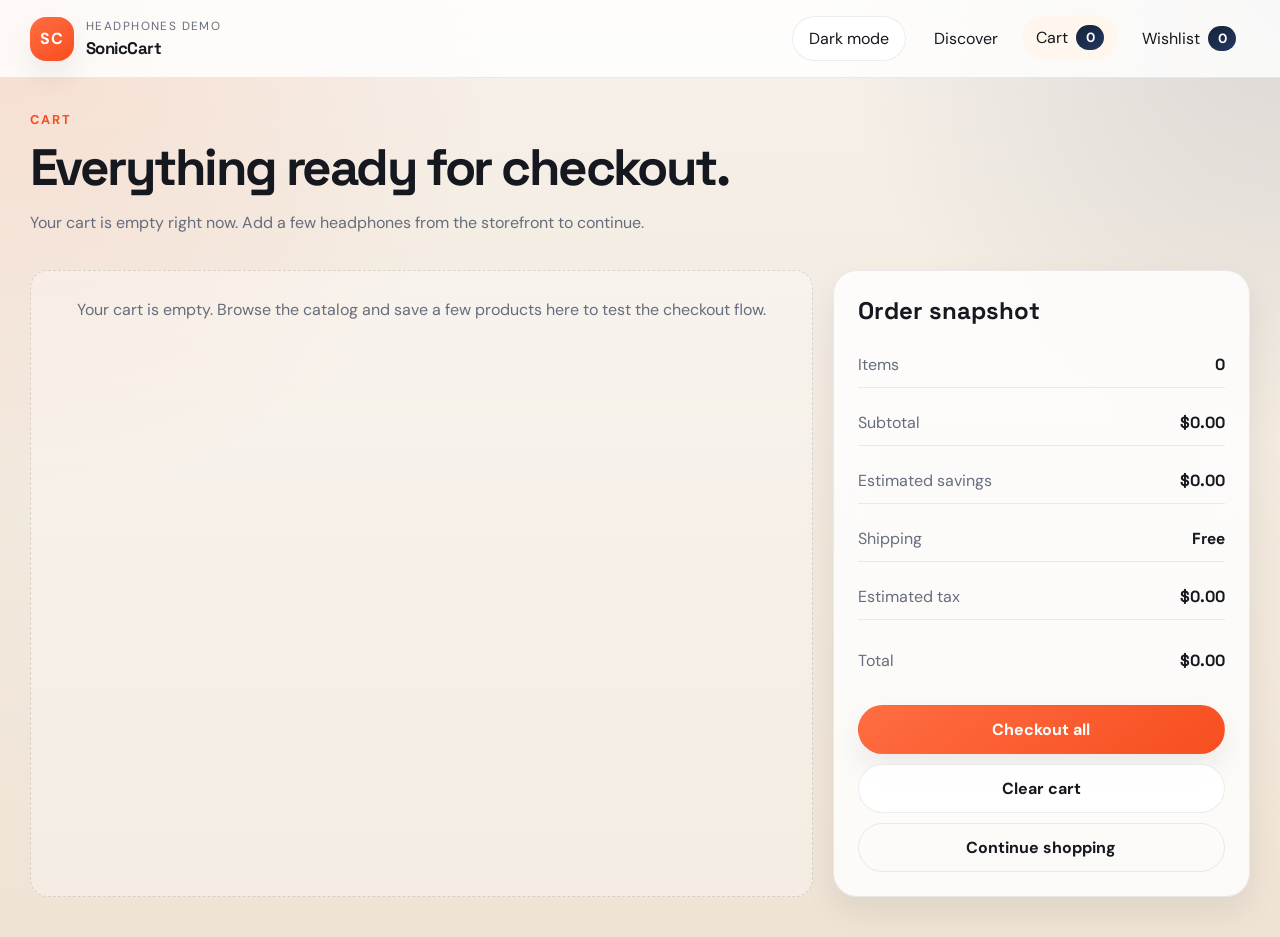
<file: HeadphonesEcommerence-main/AddToCart/AddToCart.html>
<!doctype html>
<html lang="en">
  <head>
    <meta charset="UTF-8" />
    <meta name="viewport" content="width=device-width, initial-scale=1.0" />
    <title>SonicCart | Cart</title>
    <link rel="preconnect" href="https://fonts.googleapis.com" />
    <link rel="preconnect" href="https://fonts.gstatic.com" crossorigin />
    <link
      href="https://fonts.googleapis.com/css2?family=DM+Sans:wght@400;500;700&family=Space+Grotesk:wght@500;700&display=swap"
      rel="stylesheet"
    />
    <link rel="stylesheet" href="../shared/base.css" />
    <link rel="stylesheet" href="AddToCart.css" />
  </head>
  <body>
    <header class="site-header">
      <div class="header-inner">
        <a href="../HomePage/index.html" class="brand">
          <span class="brand-mark">SC</span>
          <span class="brand-copy">
            <span class="brand-kicker">Headphones demo</span>
            <span class="brand-title">SonicCart</span>
          </span>
        </a>

        <div class="header-actions">
          <button id="theme-toggle" class="theme-toggle" type="button">
            Dark mode
          </button>
          <nav class="site-nav">
            <a href="../HomePage/index.html" class="nav-link">Discover</a>
            <a href="AddToCart.html" class="nav-link active">
              Cart <span id="cart-count" class="nav-count">0</span>
            </a>
            <a href="../AddtoWishlist/AddtoWishlist.html" class="nav-link">
              Wishlist <span id="wishlist-count" class="nav-count">0</span>
            </a>
          </nav>
        </div>
      </div>
    </header>

    <main class="page-shell">
      <section class="page-heading">
        <span class="eyebrow">Cart</span>
        <h1>Everything ready for checkout.</h1>
        <p id="cart-summary">Loading cart details...</p>
      </section>

      <section class="collection-layout">
        <div id="cart-list" class="collection-list"></div>

        <aside class="summary-panel surface-card">
          <h2 class="display-font">Order snapshot</h2>
          <div id="cart-totals" class="summary-stats"></div>
          <div class="summary-actions">
            <button id="checkout-cart" class="btn btn-primary btn-block">
              Checkout all
            </button>
            <button id="clear-cart" class="btn btn-secondary btn-block">
              Clear cart
            </button>
            <a href="../HomePage/index.html" class="btn btn-ghost btn-block">
              Continue shopping
            </a>
          </div>
        </aside>
      </section>
    </main>

    <div id="toast" class="toast hidden" role="status" aria-live="polite"></div>

    <script type="module" src="AddToCart.js"></script>
  </body>
</html>
</file>
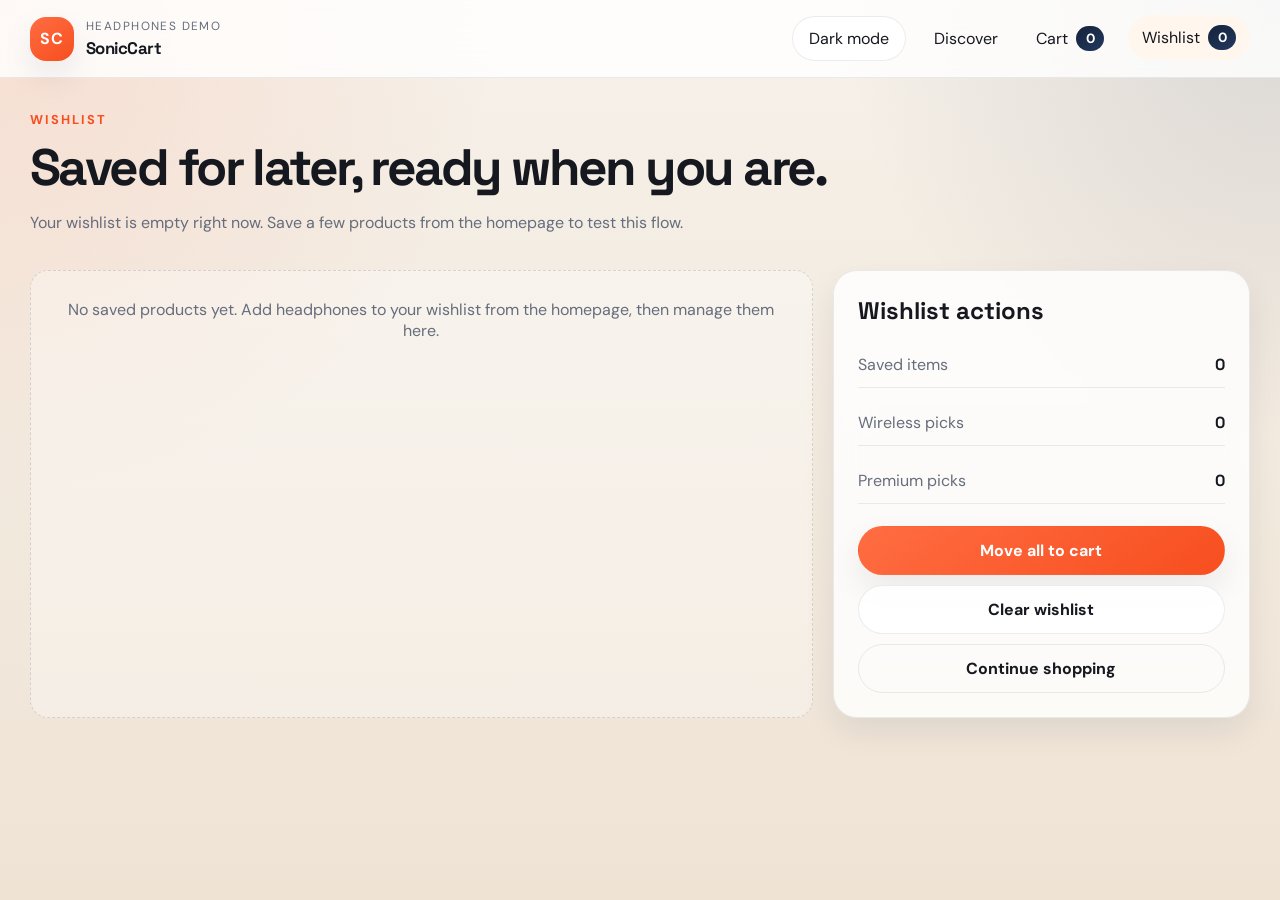
<file: HeadphonesEcommerence-main/AddtoWishlist/AddtoWishlist.html>
<!doctype html>
<html lang="en">
  <head>
    <meta charset="UTF-8" />
    <meta name="viewport" content="width=device-width, initial-scale=1.0" />
    <title>SonicCart | Wishlist</title>
    <link rel="preconnect" href="https://fonts.googleapis.com" />
    <link rel="preconnect" href="https://fonts.gstatic.com" crossorigin />
    <link
      href="https://fonts.googleapis.com/css2?family=DM+Sans:wght@400;500;700&family=Space+Grotesk:wght@500;700&display=swap"
      rel="stylesheet"
    />
    <link rel="stylesheet" href="../shared/base.css" />
    <link rel="stylesheet" href="AddtoWishlist.css" />
  </head>
  <body>
    <header class="site-header">
      <div class="header-inner">
        <a href="../HomePage/index.html" class="brand">
          <span class="brand-mark">SC</span>
          <span class="brand-copy">
            <span class="brand-kicker">Headphones demo</span>
            <span class="brand-title">SonicCart</span>
          </span>
        </a>

        <div class="header-actions">
          <button id="theme-toggle" class="theme-toggle" type="button">
            Dark mode
          </button>
          <nav class="site-nav">
            <a href="../HomePage/index.html" class="nav-link">Discover</a>
            <a href="../AddToCart/AddToCart.html" class="nav-link">
              Cart <span id="cart-count" class="nav-count">0</span>
            </a>
            <a href="AddtoWishlist.html" class="nav-link active">
              Wishlist <span id="wishlist-count" class="nav-count">0</span>
            </a>
          </nav>
        </div>
      </div>
    </header>

    <main class="page-shell">
      <section class="page-heading">
        <span class="eyebrow">Wishlist</span>
        <h1>Saved for later, ready when you are.</h1>
        <p id="wishlist-summary">Loading saved favorites...</p>
      </section>

      <section class="collection-layout">
        <div id="wishlist-list" class="collection-list"></div>

        <aside class="summary-panel surface-card">
          <h2 class="display-font">Wishlist actions</h2>
          <div id="wishlist-stats" class="summary-stats"></div>
          <div class="summary-actions">
            <button id="move-all-to-cart" class="btn btn-primary btn-block">
              Move all to cart
            </button>
            <button id="clear-wishlist" class="btn btn-secondary btn-block">
              Clear wishlist
            </button>
            <a href="../HomePage/index.html" class="btn btn-ghost btn-block">
              Continue shopping
            </a>
          </div>
        </aside>
      </section>
    </main>

    <div id="toast" class="toast hidden" role="status" aria-live="polite"></div>

    <script type="module" src="AddtoWishlist.js"></script>
  </body>
</html>
</file>
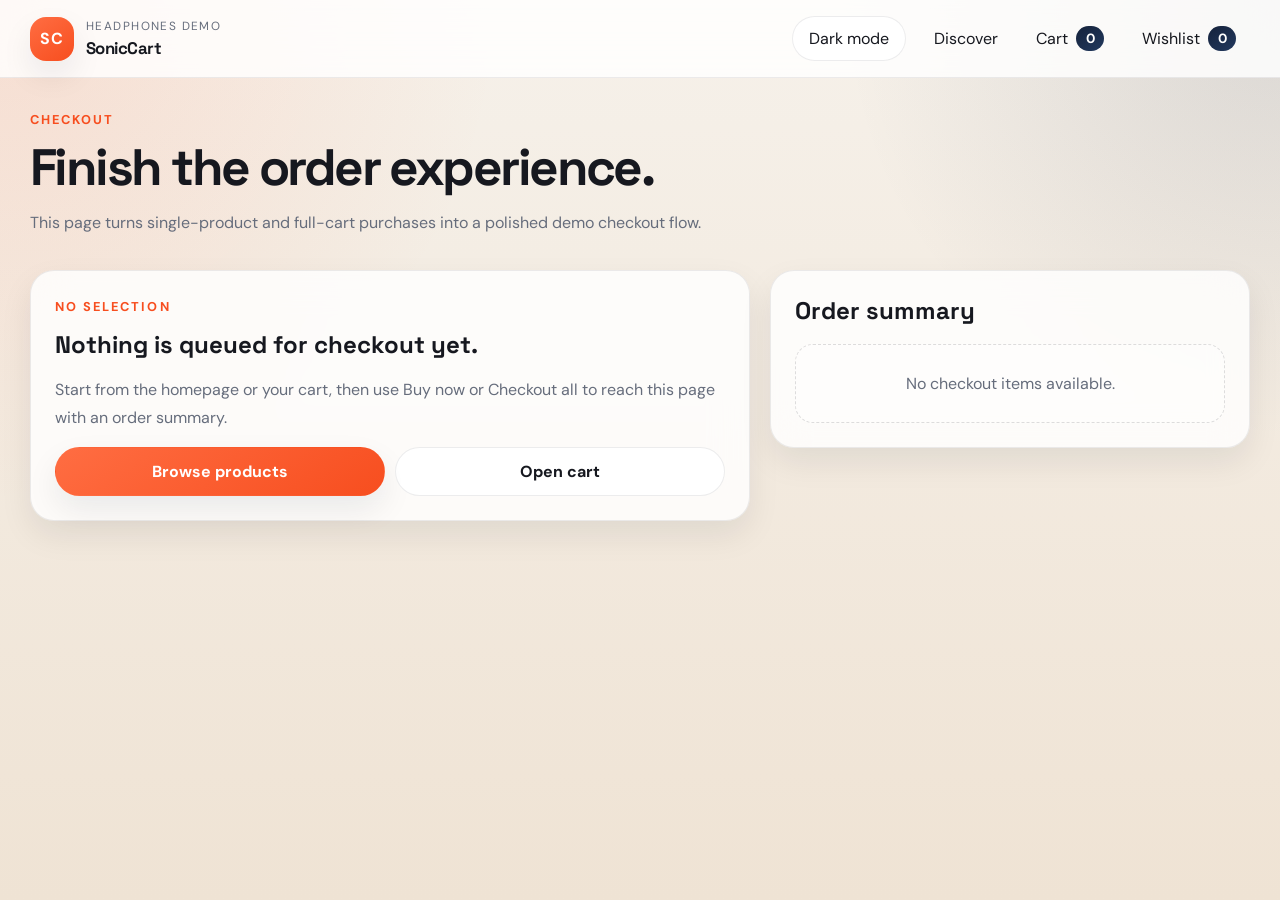
<file: HeadphonesEcommerence-main/BuyNow/BuyNow.html>
<!doctype html>
<html lang="en">
  <head>
    <meta charset="UTF-8" />
    <meta name="viewport" content="width=device-width, initial-scale=1.0" />
    <title>SonicCart | Checkout</title>
    <!-- Preconnect reduces the delay before Google Fonts start downloading. -->
    <link rel="preconnect" href="https://fonts.googleapis.com" />
    <link rel="preconnect" href="https://fonts.gstatic.com" crossorigin />
    <!-- Brand and display fonts shared across the storefront experience. -->
    <link
      href="https://fonts.googleapis.com/css2?family=DM+Sans:wght@400;500;700&family=Space+Grotesk:wght@500;700&display=swap"
      rel="stylesheet"
    />
    <!-- Shared base styles come first, then page-specific checkout styling. -->
    <link rel="stylesheet" href="../shared/base.css" />
    <link rel="stylesheet" href="BuyNow.css" />
  </head>
  <body>
    <!-- Header keeps navigation and theme controls consistent with the rest of the app. -->
    <header class="site-header">
      <div class="header-inner">
        <a href="../HomePage/index.html" class="brand">
          <span class="brand-mark">SC</span>
          <span class="brand-copy">
            <span class="brand-kicker">Headphones demo</span>
            <span class="brand-title">SonicCart</span>
          </span>
        </a>

        <div class="header-actions">
          <button id="theme-toggle" class="theme-toggle" type="button">
            Dark mode
          </button>
          <nav class="site-nav">
            <a href="../HomePage/index.html" class="nav-link">Discover</a>
            <a href="../AddToCart/AddToCart.html" class="nav-link">
              Cart <span id="cart-count" class="nav-count">0</span>
            </a>
            <a href="../AddtoWishlist/AddtoWishlist.html" class="nav-link">
              Wishlist <span id="wishlist-count" class="nav-count">0</span>
            </a>
          </nav>
        </div>
      </div>
    </header>

    <main class="page-shell">
      <!-- Intro copy explains the purpose of this demo checkout page. -->
      <section class="page-heading">
        <span class="eyebrow">Checkout</span>
        <h1>Finish the order experience.</h1>
        <p>
          This page turns single-product and full-cart purchases into a polished
          demo checkout flow.
        </p>
      </section>

      <!-- JavaScript injects the form into the main area and totals into the sidebar. -->
      <section class="checkout-layout">
        <section id="checkout-main" class="surface-card checkout-main"></section>
        <aside id="checkout-summary" class="surface-card checkout-summary"></aside>
      </section>
    </main>

    <!-- Toast is reused for lightweight feedback after the demo order is placed. -->
    <div id="toast" class="toast hidden" role="status" aria-live="polite"></div>

    <!-- Module script powers the checkout rendering, totals, and submission flow. -->
    <script type="module" src="BuyNow.js"></script>
  </body>
</html>
</file>
<file: HeadphonesEcommerence-main/shared/base.css>
:root {
  color-scheme: light;
  --bg: #f6f1ea;
  --bg-deep: #efe3d4;
  --surface: rgba(255, 255, 255, 0.82);
  --surface-strong: rgba(255, 255, 255, 0.94);
  --surface-soft: #fff7ee;
  --text: #16181f;
  --muted: #666d7c;
  --line: rgba(22, 24, 31, 0.08);
  --line-strong: rgba(22, 24, 31, 0.14);
  --primary: #ff6d42;
  --primary-strong: #f74e1f;
  --accent: #15223b;
  --success: #15724f;
  --warning: #b15f18;
  --shadow: 0 24px 60px rgba(15, 23, 42, 0.12);
  --shadow-soft: 0 14px 32px rgba(15, 23, 42, 0.08);
  --radius-xl: 32px;
  --radius-lg: 24px;
  --radius-md: 18px;
  --radius-sm: 14px;
}

html[data-theme="dark"] {
  color-scheme: dark;
  --bg: #0d1422;
  --bg-deep: #09101b;
  --surface: rgba(19, 28, 45, 0.84);
  --surface-strong: rgba(18, 27, 44, 0.96);
  --surface-soft: #152138;
  --text: #f5f7fb;
  --muted: #aab4c8;
  --line: rgba(255, 255, 255, 0.08);
  --line-strong: rgba(255, 255, 255, 0.14);
  --primary: #ff8a66;
  --primary-strong: #ff6d42;
  --accent: #dce7ff;
  --success: #4ad29a;
  --warning: #ffc47a;
  --shadow: 0 24px 60px rgba(0, 0, 0, 0.34);
  --shadow-soft: 0 14px 32px rgba(0, 0, 0, 0.24);
}

* {
  box-sizing: border-box;
}

html {
  scroll-behavior: smooth;
}

body {
  margin: 0;
  min-height: 100vh;
  color: var(--text);
  font-family: "DM Sans", system-ui, sans-serif;
  background:
    radial-gradient(circle at top left, rgba(255, 109, 66, 0.14), transparent 32%),
    radial-gradient(circle at top right, rgba(21, 34, 59, 0.12), transparent 28%),
    linear-gradient(180deg, var(--bg) 0%, var(--bg-deep) 100%);
}

::selection {
  background: rgba(255, 109, 66, 0.22);
}

a {
  color: inherit;
  text-decoration: none;
}

button,
input,
select,
textarea {
  font: inherit;
}

button {
  color: inherit;
}

img {
  display: block;
  max-width: 100%;
}

.hidden {
  display: none !important;
}

.site-header {
  position: sticky;
  top: 0;
  z-index: 20;
  border-bottom: 1px solid var(--line);
  background: var(--surface);
  backdrop-filter: blur(18px);
}

.header-inner {
  width: min(1220px, calc(100% - 32px));
  margin: 0 auto;
  padding: 16px 0;
  display: flex;
  align-items: center;
  justify-content: space-between;
  gap: 18px;
}

.brand {
  display: inline-flex;
  align-items: center;
  gap: 12px;
}

.brand-mark {
  width: 44px;
  height: 44px;
  display: grid;
  place-items: center;
  border-radius: 16px;
  color: #ffffff;
  font-weight: 700;
  letter-spacing: 0.08em;
  background: linear-gradient(145deg, var(--primary), var(--primary-strong));
  box-shadow: var(--shadow-soft);
}

.brand-copy {
  display: grid;
  gap: 3px;
}

.brand-kicker {
  color: var(--muted);
  font-size: 0.74rem;
  letter-spacing: 0.12em;
  text-transform: uppercase;
}

.brand-title,
.display-font {
  font-family: "Space Grotesk", system-ui, sans-serif;
}

.brand-title {
  font-size: 1.05rem;
  font-weight: 700;
  letter-spacing: -0.03em;
}

.header-actions {
  display: flex;
  align-items: center;
  justify-content: flex-end;
  gap: 14px;
  flex: 1;
  flex-wrap: wrap;
}

.search-wrap {
  display: flex;
  align-items: center;
  gap: 10px;
  flex-wrap: wrap;
  min-width: min(420px, 100%);
  flex: 1;
}

.search-wrap input {
  width: auto;
  flex: 1 1 240px;
  border: 1px solid var(--line);
  border-radius: 999px;
  padding: 13px 18px;
  background: var(--surface-strong);
  color: var(--text);
  outline: none;
  transition: border-color 0.2s ease, box-shadow 0.2s ease;
}

.search-wrap input:focus,
.field input:focus,
.field select:focus,
.field textarea:focus {
  border-color: rgba(255, 109, 66, 0.52);
  box-shadow: 0 0 0 4px rgba(255, 109, 66, 0.14);
}

.site-nav {
  display: flex;
  align-items: center;
  gap: 10px;
  flex-wrap: wrap;
}

.nav-link {
  display: inline-flex;
  align-items: center;
  gap: 8px;
  padding: 10px 14px;
  border-radius: 999px;
  background: transparent;
  color: var(--text);
  transition: background 0.2s ease, transform 0.2s ease;
}

.nav-link:hover,
.nav-link.active {
  background: var(--surface-soft);
  transform: translateY(-1px);
}

.nav-count {
  min-width: 28px;
  padding: 4px 8px;
  border-radius: 999px;
  font-size: 0.84rem;
  font-weight: 700;
  text-align: center;
  color: #ffffff;
  background: linear-gradient(145deg, var(--accent), #22395e);
}

.theme-toggle {
  border: 1px solid var(--line);
  border-radius: 999px;
  padding: 11px 16px;
  background: var(--surface-strong);
  cursor: pointer;
  transition: transform 0.2s ease, border-color 0.2s ease;
}

.theme-toggle:hover {
  transform: translateY(-1px);
  border-color: var(--line-strong);
}

.page-shell {
  width: min(1220px, calc(100% - 32px));
  margin: 0 auto;
}

.surface-card {
  border: 1px solid var(--line);
  border-radius: var(--radius-lg);
  background: var(--surface);
  box-shadow: var(--shadow-soft);
  backdrop-filter: blur(18px);
}

.eyebrow {
  display: inline-block;
  margin-bottom: 14px;
  color: var(--primary-strong);
  font-size: 0.8rem;
  font-weight: 700;
  letter-spacing: 0.16em;
  text-transform: uppercase;
}

.section-heading h1,
.section-heading h2,
.section-heading h3,
.page-heading h1,
.page-heading h2 {
  margin: 0;
  font-family: "Space Grotesk", system-ui, sans-serif;
  letter-spacing: -0.05em;
}

.section-heading p,
.page-heading p,
.section-copy,
.muted-copy {
  color: var(--muted);
  line-height: 1.7;
}

.btn {
  display: inline-flex;
  align-items: center;
  justify-content: center;
  gap: 10px;
  border: 1px solid transparent;
  border-radius: 999px;
  padding: 13px 18px;
  cursor: pointer;
  font-weight: 700;
  transition:
    transform 0.2s ease,
    background 0.2s ease,
    border-color 0.2s ease,
    color 0.2s ease;
}

.btn:hover {
  transform: translateY(-1px);
}

.btn:disabled,
.theme-toggle:disabled,
button:disabled {
  opacity: 0.55;
  cursor: not-allowed;
  transform: none;
}

.btn-primary {
  color: #ffffff;
  background: linear-gradient(145deg, var(--primary), var(--primary-strong));
  box-shadow: var(--shadow-soft);
}

.btn-secondary {
  color: var(--text);
  border-color: var(--line);
  background: var(--surface-strong);
}

.btn-ghost {
  color: var(--text);
  background: transparent;
  border-color: var(--line);
}

.btn-block {
  width: 100%;
}

.pill-row {
  display: flex;
  align-items: center;
  gap: 10px;
  flex-wrap: wrap;
}

.pill {
  display: inline-flex;
  align-items: center;
  gap: 8px;
  padding: 8px 12px;
  border-radius: 999px;
  color: var(--muted);
  background: var(--surface-soft);
  border: 1px solid var(--line);
  font-size: 0.9rem;
}

.field {
  display: grid;
  gap: 8px;
}

.field span {
  font-weight: 700;
}

.field input,
.field select,
.field textarea {
  width: 100%;
  border: 1px solid var(--line);
  border-radius: 16px;
  padding: 14px 16px;
  background: var(--surface-strong);
  color: var(--text);
  outline: none;
  resize: vertical;
}

.toast {
  position: fixed;
  left: 50%;
  bottom: 24px;
  transform: translateX(-50%);
  z-index: 40;
  max-width: min(90vw, 520px);
  padding: 14px 18px;
  border-radius: 999px;
  color: #ffffff;
  background: rgba(10, 15, 26, 0.92);
  box-shadow: 0 18px 40px rgba(0, 0, 0, 0.28);
  opacity: 0;
  transition: opacity 0.22s ease, transform 0.22s ease;
}

.toast.visible {
  opacity: 1;
  transform: translateX(-50%) translateY(-4px);
}

.empty-state {
  padding: 28px;
  border: 1px dashed var(--line-strong);
  border-radius: var(--radius-md);
  background: rgba(255, 255, 255, 0.34);
  color: var(--muted);
  text-align: center;
}

@media (max-width: 960px) {
  .header-inner {
    padding: 14px 0;
    align-items: flex-start;
  }

  .header-actions {
    justify-content: flex-start;
  }

  .search-wrap {
    min-width: 100%;
    order: 3;
  }
}

@media (max-width: 640px) {
  .page-shell,
  .header-inner {
    width: min(100% - 24px, 1220px);
  }

  .nav-link,
  .theme-toggle,
  .btn {
    width: 100%;
  }

  .site-nav,
  .header-actions {
    width: 100%;
  }
}
</file>
<file: HeadphonesEcommerence-main/AddToCart/AddToCart.css>
.page-heading {
  padding: 30px 0 18px;
}

.page-heading h1 {
  font-size: clamp(2.2rem, 4vw, 3.5rem);
  line-height: 1;
}

.collection-layout {
  display: grid;
  grid-template-columns: minmax(0, 1.5fr) minmax(280px, 0.8fr);
  gap: 20px;
  padding-bottom: 40px;
}

.collection-list {
  display: grid;
  gap: 18px;
}

.collection-item {
  display: grid;
  grid-template-columns: 180px minmax(0, 1fr);
  gap: 18px;
  padding: 18px;
  border: 1px solid var(--line);
  border-radius: 24px;
  background: var(--surface);
  box-shadow: var(--shadow-soft);
}

.item-visual img {
  width: 100%;
  height: 180px;
  object-fit: cover;
  border-radius: 18px;
}

.item-copy {
  display: grid;
  gap: 12px;
}

.item-copy h2 {
  margin: 0;
  font-family: "Space Grotesk", system-ui, sans-serif;
  font-size: 1.3rem;
  line-height: 1.2;
}

.item-copy p {
  margin: 0;
  color: var(--muted);
  line-height: 1.6;
}

.item-tags {
  display: flex;
  gap: 8px;
  flex-wrap: wrap;
}

.item-price {
  display: flex;
  align-items: center;
  gap: 12px;
  flex-wrap: wrap;
}

.item-price strong {
  font-family: "Space Grotesk", system-ui, sans-serif;
  font-size: 1.8rem;
}

.item-price span {
  color: var(--muted);
  text-decoration: line-through;
}

.item-actions {
  display: flex;
  gap: 10px;
  flex-wrap: wrap;
  margin-top: 6px;
}

.item-actions .btn {
  flex: 1 1 180px;
}

.summary-panel {
  padding: 24px;
  align-self: start;
  position: sticky;
  top: 94px;
}

.summary-panel h2 {
  margin: 0 0 16px;
}

.summary-stats {
  display: grid;
  gap: 12px;
}

.summary-row {
  display: flex;
  align-items: center;
  justify-content: space-between;
  gap: 12px;
  padding: 12px 0;
  border-bottom: 1px solid var(--line);
}

.summary-row span {
  color: var(--muted);
}

.summary-row strong {
  font-family: "Space Grotesk", system-ui, sans-serif;
}

.summary-row.total {
  padding-top: 18px;
  border-bottom: none;
}

.summary-actions {
  display: grid;
  gap: 10px;
  margin-top: 22px;
}

@media (max-width: 960px) {
  .collection-layout {
    grid-template-columns: 1fr;
  }

  .summary-panel {
    position: static;
  }
}

@media (max-width: 640px) {
  .collection-item {
    grid-template-columns: 1fr;
  }
}
</file>
<file: HeadphonesEcommerence-main/AddtoWishlist/AddtoWishlist.css>
.page-heading {
  padding: 30px 0 18px;
}

.page-heading h1 {
  font-size: clamp(2.2rem, 4vw, 3.5rem);
  line-height: 1;
}

.collection-layout {
  display: grid;
  grid-template-columns: minmax(0, 1.5fr) minmax(280px, 0.8fr);
  gap: 20px;
  padding-bottom: 40px;
}

.collection-list {
  display: grid;
  gap: 18px;
}

.collection-item {
  display: grid;
  grid-template-columns: 180px minmax(0, 1fr);
  gap: 18px;
  padding: 18px;
  border: 1px solid var(--line);
  border-radius: 24px;
  background: var(--surface);
  box-shadow: var(--shadow-soft);
}

.item-visual img {
  width: 100%;
  height: 180px;
  object-fit: cover;
  border-radius: 18px;
}

.item-copy {
  display: grid;
  gap: 12px;
}

.item-copy h2 {
  margin: 0;
  font-family: "Space Grotesk", system-ui, sans-serif;
  font-size: 1.3rem;
  line-height: 1.2;
}

.item-copy p {
  margin: 0;
  color: var(--muted);
  line-height: 1.6;
}

.item-tags {
  display: flex;
  gap: 8px;
  flex-wrap: wrap;
}

.item-price {
  display: flex;
  align-items: center;
  gap: 12px;
  flex-wrap: wrap;
}

.item-price strong {
  font-family: "Space Grotesk", system-ui, sans-serif;
  font-size: 1.8rem;
}

.item-actions {
  display: flex;
  gap: 10px;
  flex-wrap: wrap;
  margin-top: 6px;
}

.item-actions .btn {
  flex: 1 1 180px;
}

.summary-panel {
  padding: 24px;
  align-self: start;
  position: sticky;
  top: 94px;
}

.summary-panel h2 {
  margin: 0 0 16px;
}

.summary-stats {
  display: grid;
  gap: 12px;
}

.summary-row {
  display: flex;
  align-items: center;
  justify-content: space-between;
  gap: 12px;
  padding: 12px 0;
  border-bottom: 1px solid var(--line);
}

.summary-row span {
  color: var(--muted);
}

.summary-row strong {
  font-family: "Space Grotesk", system-ui, sans-serif;
}

.summary-actions {
  display: grid;
  gap: 10px;
  margin-top: 22px;
}

@media (max-width: 960px) {
  .collection-layout {
    grid-template-columns: 1fr;
  }

  .summary-panel {
    position: static;
  }
}

@media (max-width: 640px) {
  .collection-item {
    grid-template-columns: 1fr;
  }
}
</file>
<file: HeadphonesEcommerence-main/BuyNow/BuyNow.css>
/* Space the intro copy away from the header so the checkout page starts with breathing room. */
.page-heading {
  padding: 30px 0 18px;
}

/* Scale the main heading smoothly between mobile and desktop widths. */
.page-heading h1 {
  font-size: clamp(2.2rem, 4vw, 3.5rem);
  line-height: 1;
}

/* Use a two-column layout: form on the left, sticky summary on the right. */
.checkout-layout {
  display: grid;
  grid-template-columns: minmax(0, 1.2fr) minmax(320px, 0.8fr);
  gap: 20px;
  padding-bottom: 40px;
}

/* Give both cards matching internal spacing for a balanced layout. */
.checkout-main,
.checkout-summary {
  padding: 24px;
}

/* Checkout card headings reuse the brand display font for visual hierarchy. */
.checkout-main h2,
.checkout-summary h2 {
  margin: 0;
  font-family: "Space Grotesk", system-ui, sans-serif;
}

/* Muted body copy keeps supporting text readable without competing with titles. */
.checkout-main p,
.checkout-summary p {
  color: var(--muted);
  line-height: 1.7;
}

/* Stack the form sections with consistent spacing. */
.checkout-form {
  display: grid;
  gap: 18px;
  margin-top: 20px;
}

/* Desktop form fields are split into two columns to shorten scan length. */
.form-grid {
  display: grid;
  grid-template-columns: repeat(2, minmax(0, 1fr));
  gap: 14px;
}

/* Wider fields like address and notes span across both columns. */
.form-grid .field.full {
  grid-column: 1 / -1;
}

/* Action buttons wrap cleanly if the viewport gets too narrow. */
.checkout-actions {
  display: flex;
  gap: 10px;
  flex-wrap: wrap;
}

/* Keep both buttons wide enough to feel tappable without forcing equal widths. */
.checkout-actions .btn {
  flex: 1 1 220px;
}

/* The order summary behaves like a sticky sidebar on larger screens. */
.checkout-summary {
  display: grid;
  gap: 18px;
  align-self: start;
  position: sticky;
  top: 94px;
}

/* Summary items are stacked as a compact list of purchased products. */
.summary-items {
  display: grid;
  gap: 14px;
}

/* Pair each product thumbnail with its text details in a small grid. */
.summary-item {
  display: grid;
  grid-template-columns: 84px minmax(0, 1fr);
  gap: 12px;
  align-items: start;
}

/* Crop product images neatly so mismatched source images still align well. */
.summary-item img {
  width: 84px;
  height: 84px;
  object-fit: cover;
  border-radius: 16px;
}

/* Reset default margins and tighten the product title. */
.summary-item h3 {
  margin: 0;
  font-size: 1rem;
  line-height: 1.3;
}

/* Add small spacing between stacked pieces of product metadata. */
.summary-item p {
  margin: 6px 0 0;
}

/* Totals are arranged as a simple vertical pricing breakdown. */
.summary-total-list {
  display: grid;
  gap: 12px;
}

/* Each total row aligns labels and values on opposite sides for quick scanning. */
.summary-total-row {
  display: flex;
  align-items: center;
  justify-content: space-between;
  gap: 12px;
  padding: 10px 0;
  border-bottom: 1px solid var(--line);
}

/* The final amount gets extra separation so it reads like the key figure. */
.summary-total-row.total {
  border-bottom: none;
  padding-top: 16px;
}

/* Reuse the display font for emphasized money values. */
.summary-total-row strong {
  font-family: "Space Grotesk", system-ui, sans-serif;
}

/* Trust points mimic the reassurance blocks common in real checkout experiences. */
.trust-points {
  display: grid;
  gap: 10px;
}

/* Give each reassurance block a soft panel treatment. */
.trust-point {
  padding: 14px;
  border-radius: 16px;
  border: 1px solid var(--line);
  background: var(--surface-soft);
}

/* Make the trust-point heading sit above its supporting sentence. */
.trust-point strong {
  display: block;
  margin-bottom: 4px;
}

@media (max-width: 960px) {
  /* Collapse the layout to one column earlier so tablets stay comfortable. */
  .checkout-layout {
    grid-template-columns: 1fr;
  }

  /* Remove sticky behavior once the summary sits in the normal document flow. */
  .checkout-summary {
    position: static;
  }
}

@media (max-width: 640px) {
  /* Single-column fields are easier to fill out on phones. */
  .form-grid {
    grid-template-columns: 1fr;
  }
}
</file>
